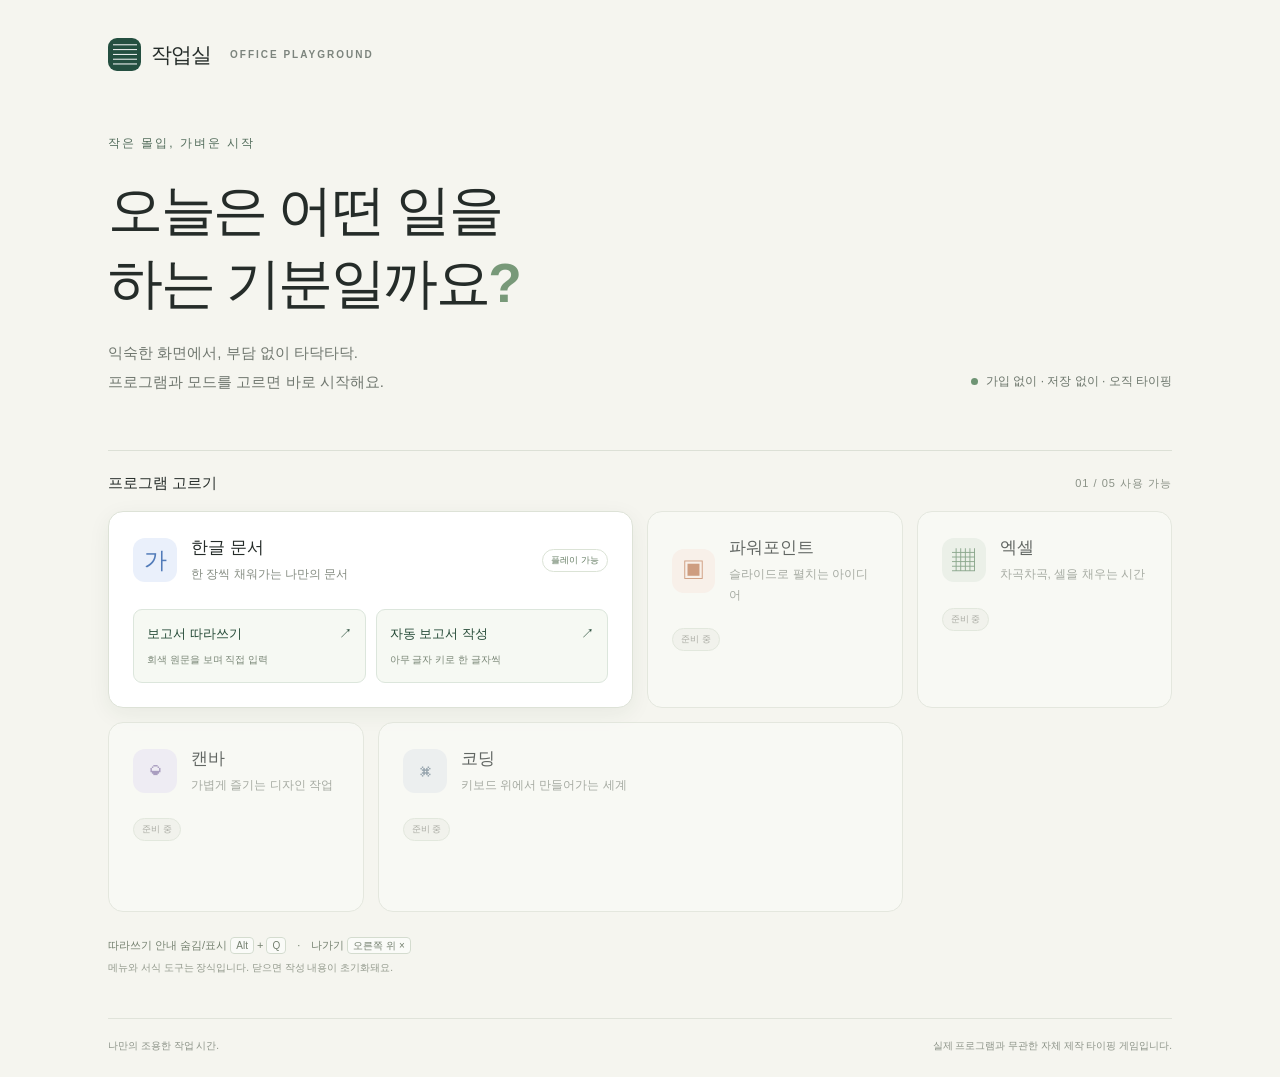
<file: index.html>
<!doctype html>
<html lang="ko">
<head><meta charset="utf-8"><meta name="viewport" content="width=device-width,initial-scale=1"><meta name="theme-color" content="#f5f5ef"><title>작업실 — 키보드로 쉬어가는 시간</title><link rel="stylesheet" href="style.css"></head>
<body>
<main id="home">
 <header class="brand"><span class="brand-icon">▤</span> 작업실 <span class="edition">OFFICE PLAYGROUND</span></header>
 <section class="intro"><div class="eyebrow">작은 몰입, 가벼운 시작</div><h1>오늘은 어떤 일을<br>하는 기분일까요<span>?</span></h1><p>익숙한 화면에서, 부담 없이 타닥타닥.<br>프로그램과 모드를 고르면 바로 시작해요.</p><div class="intro-note"><span class="dot"></span> 가입 없이 · 저장 없이 · 오직 타이핑</div></section>
 <section class="programs" aria-label="프로그램 선택"><div class="section-title"><h2>프로그램 고르기</h2><span>01 / 05 사용 가능</span></div><div id="program-grid" class="grid"></div></section>
 <p class="play-help">따라쓰기 안내 숨김/표시 <kbd>Alt</kbd> + <kbd>Q</kbd>　·　나가기 <kbd>오른쪽 위 ×</kbd><br><small>메뉴와 서식 도구는 장식입니다. 닫으면 작성 내용이 초기화돼요.</small></p>
 <footer>나만의 조용한 작업 시간.<span>실제 프로그램과 무관한 자체 제작 타이핑 게임입니다.</span></footer>
</main>
<section id="editor" hidden aria-label="한글 스타일 문서 편집기">
 <div class="titlebar"><span class="document-icon">▤</span><span id="filename"></span><span class="appname">작업실 문서</span><button id="close" aria-label="닫고 메인화면으로 돌아가기" title="닫기 · 내용 초기화">×</button></div>
 <div class="decoration" aria-hidden="true"><div class="menubar"><span>파일(F)</span><span>편집(E)</span><span>보기(V)</span><span>입력(I)</span><span>서식(O)</span><span>쪽(P)</span><span>도구(T)</span><span>표(A)</span><span>도움말(H)</span></div><div class="toolbar"><span>▧</span><span>▱</span><span>▣</span><i></i><span>↶</span><span>↷</span><i></i><span class="select">바탕글 ⌄</span><span class="select font">함초롬바탕 ⌄</span><span class="select">11 pt ⌄</span><i></i><b>가</b><u>가</u><span>≡</span><span>☷</span></div></div>
 <div class="workspace" id="workspace"><div class="ruler" aria-hidden="true">1　　　 2　　　 3　　　 4　　　 5　　　 6　　　 7　　　 8　　　 9　　　 10　　　 11　　　 12</div><div class="paper"><div class="corner top-left"></div><div class="corner top-right"></div><div class="writing-area"><div id="ghost" aria-hidden="true"><span id="ghost-prefix"></span><span id="ghost-rest"></span></div><textarea id="input" aria-label="보고서 입력" spellcheck="false" autocapitalize="off" autocomplete="off" autocorrect="off" wrap="soft"></textarea></div><div class="page-number" aria-hidden="true">— 1 —</div></div></div>
 <div class="statusbar"><span id="report-status"></span><span id="count">0자</span><span>삽입</span><span>한글</span><span class="zoom">100% ───●── ＋</span></div>
</section>
<script src="app.js"></script>
</body></html>
</file>
<file: style.css>
:root{font-family:"Malgun Gothic","Apple SD Gothic Neo",sans-serif;color:#252c29;background:#f5f5ef;font-synthesis:none}*{box-sizing:border-box}body{margin:0}button{font:inherit}button:focus-visible{outline:3px solid #9dc4a7;outline-offset:4px}[hidden]{display:none!important}#home{max-width:1160px;margin:auto;padding:38px 48px 24px}.brand{display:flex;align-items:center;gap:10px;font-size:21px;font-weight:800;letter-spacing:-1px}.brand-icon{display:grid;place-items:center;background:#244f40;color:white;border-radius:9px;width:33px;height:33px;font-size:24px}.edition{font-size:10px;font-weight:600;letter-spacing:2px;color:#7c847d;margin-left:9px}.intro{padding:64px 0 54px;position:relative}.eyebrow{font-size:12px;letter-spacing:2px;color:#526c5b;margin-bottom:22px}h1{font-size:clamp(34px,4.5vw,55px);line-height:1.32;font-weight:600;letter-spacing:-2.5px;margin:0 0 20px}h1 span{color:#789979}.intro p{font-size:15px;color:#70776f;line-height:1.9;margin:0}.intro-note{position:absolute;right:0;bottom:60px;font-size:12px;color:#6b756b;display:flex;align-items:center;gap:8px}.dot{width:7px;height:7px;border-radius:50%;background:#6e9474}.section-title{display:flex;align-items:center;justify-content:space-between;border-top:1px solid #dce0d6;padding-top:23px;margin-bottom:18px}.section-title h2{font-size:15px;margin:0}.section-title>span{font-size:11px;color:#8b9287;letter-spacing:1px}.grid{display:grid;grid-template-columns:repeat(4,1fr);gap:14px}.card{background:#fafbf7;border:1px solid #dde2d7;border-radius:15px;padding:24px;min-height:190px}.card.active{grid-column:span 2;background:white;box-shadow:0 6px 22px #243f2610}.card-head{display:flex;gap:14px;align-items:center}.program-icon{height:44px;width:44px;display:grid;place-items:center;border-radius:12px;background:var(--tint);color:var(--ink);font-size:23px;font-weight:700}.card h3{font-size:17px;margin:0 0 5px}.card p{font-size:12px;color:#858c82;line-height:1.7;margin:0}.badge{font-size:9px;border:1px solid #dbe3d6;color:#657d63;border-radius:20px;padding:4px 8px;margin-left:auto;white-space:nowrap}.modes{display:grid;grid-template-columns:1fr 1fr;gap:10px;margin-top:24px}.mode{border:1px solid #dce6dc;border-radius:9px;background:#f6f9f3;padding:15px 13px;text-align:left;color:#254a37;cursor:pointer;transition:background .15s,transform .15s}.mode:hover{background:#e8f0e3;transform:translateY(-2px)}.mode strong{display:block;font-size:13px;margin-bottom:6px}.mode small{font-size:10px;color:#7a8777}.mode strong span{float:right}.card.soon{opacity:.7}.soon .badge{margin:23px 0 0;display:inline-block;color:#8a8d84;background:#f0f1eb}.grid .card:last-child{grid-column:span 2;min-height:130px}footer{display:flex;justify-content:space-between;font-size:10px;color:#8b9287;margin-top:40px;padding-top:20px;border-top:1px solid #e0e3da}#editor{position:fixed;inset:0;background:#e2e7ec;display:flex;flex-direction:column;color:#273545;font-size:12px}.titlebar{height:39px;flex-shrink:0;background:#f7f9fc;display:flex;align-items:center;gap:9px;padding-left:15px;border-bottom:1px solid #d2dae3}.document-icon{background:#4976ae;color:white;padding:2px 5px;border-radius:3px}#filename{font-size:12px}.appname{color:#8a95a2;font-size:11px;margin-left:8px}#close{margin-left:auto;height:39px;width:48px;border:0;background:transparent;font-size:24px;color:#59616a;cursor:pointer}#close:hover{background:#c74b4b;color:white}.decoration{user-select:none;flex-shrink:0}.menubar{display:flex;gap:28px;background:#f9fafc;border-bottom:1px solid #d8dee6;padding:11px 21px}.toolbar{display:flex;align-items:center;gap:19px;height:51px;padding:9px 22px;background:#f1f4f8;border-bottom:1px solid #c5cfdc;color:#526273}.toolbar i{width:1px;height:23px;background:#d1d9e2}.select{background:white;border:1px solid #cad3dd;padding:6px 10px;font-size:11px;min-width:80px}.select.font{min-width:130px}.workspace{overflow:auto;flex:1;padding:0 30px 45px;scrollbar-gutter:stable;background:#dce2e9}.ruler{height:31px;max-width:794px;background:repeating-linear-gradient(90deg,transparent 0,transparent 7px,#c3ccd5 7px,#c3ccd5 8px) bottom/100% 5px no-repeat,#eef1f4;margin:0 auto 17px;padding:6px 75px;color:#8996a4;font-size:9px;white-space:nowrap;overflow:hidden}.paper{position:relative;width:794px;max-width:100%;min-height:1123px;background:#fff;margin:auto;box-shadow:0 2px 8px #283b4e22;padding:86px 82px 95px}.writing-area{position:relative;min-height:930px}#ghost,#input{font-family:"Batang","바탕","Noto Serif KR",serif;font-size:16px;line-height:2;letter-spacing:0;white-space:pre-wrap;overflow-wrap:break-word;word-break:normal;tab-size:4;margin:0;border:0;padding:0;width:100%;text-align:left;font-weight:400}#ghost{position:absolute;inset:0;pointer-events:none;color:#c7cbd0}#ghost-prefix{color:transparent}#ghost.hidden-guide #ghost-rest{visibility:hidden}#input{display:block;position:relative;resize:none;background:transparent;color:#20242a;caret-color:#17212d;outline:none;overflow:hidden;min-height:930px;border-radius:0}#input::selection{background:#b7d3f5;color:#17212d}.corner{position:absolute;top:65px;width:16px;height:16px;border-bottom:1px solid #c9ced3}.top-left{left:62px;border-right:1px solid #c9ced3}.top-right{right:62px;border-left:1px solid #c9ced3}.page-number{position:absolute;bottom:40px;left:0;right:0;text-align:center;font-size:11px;color:#888}.statusbar{height:29px;display:flex;align-items:center;gap:0;flex-shrink:0;background:#f6f8fa;border-top:1px solid #bbc7d4;color:#637181;font-size:10px}.statusbar>span{padding:0 20px;border-right:1px solid #dae0e6}.zoom{margin-left:auto}.statusbar #report-status{min-width:140px}@media(min-width:1000px){.grid .card:last-child{grid-column:span 2}.grid{grid-template-columns:repeat(4,1fr)}}@media(max-width:760px){#home{padding:25px 22px}.intro{padding:45px 0 40px}.intro-note{position:static;margin-top:25px}.grid{grid-template-columns:1fr 1fr}.card{padding:18px;min-height:160px}.card.active{grid-column:span 2}.grid .card:last-child{grid-column:span 2}footer{gap:15px;line-height:1.8;flex-direction:column}.edition{font-size:8px}.menubar{gap:20px;overflow:hidden;white-space:nowrap}.toolbar{gap:13px;overflow:hidden;white-space:nowrap}.workspace{padding:0 12px 25px}.paper{padding:56px 25px 80px}.ruler{padding-left:25px}.corner{display:none}#ghost,#input{font-size:15px}.appname{display:none}.statusbar>span{padding:0 9px}.zoom{display:none}}
:root .play-help{font-size:11px;color:#758170;line-height:2;margin-top:22px}kbd{font-family:inherit;font-size:10px;border:1px solid #d4dccf;border-radius:4px;padding:2px 5px;background:#fafbf8}.play-help small{font-size:10px;color:#92998c}

/* Same metrics as the native input; underline paint never affects text flow. */
#mistakes{position:absolute;inset:0;pointer-events:none;font-family:"Batang","바탕","Noto Serif KR",serif;font-size:16px;line-height:2;letter-spacing:0;white-space:pre-wrap;overflow-wrap:break-word;word-break:normal;tab-size:4;margin:0;border:0;padding:0;width:100%;text-align:left;font-weight:400;color:transparent}
#mistakes .typo{text-decoration-line:underline;text-decoration-style:dotted;text-decoration-color:#d32f2f;text-decoration-thickness:2px;text-underline-offset:4px;text-decoration-skip-ink:none}
@media(max-width:760px){#mistakes{font-size:15px}}
</file>
